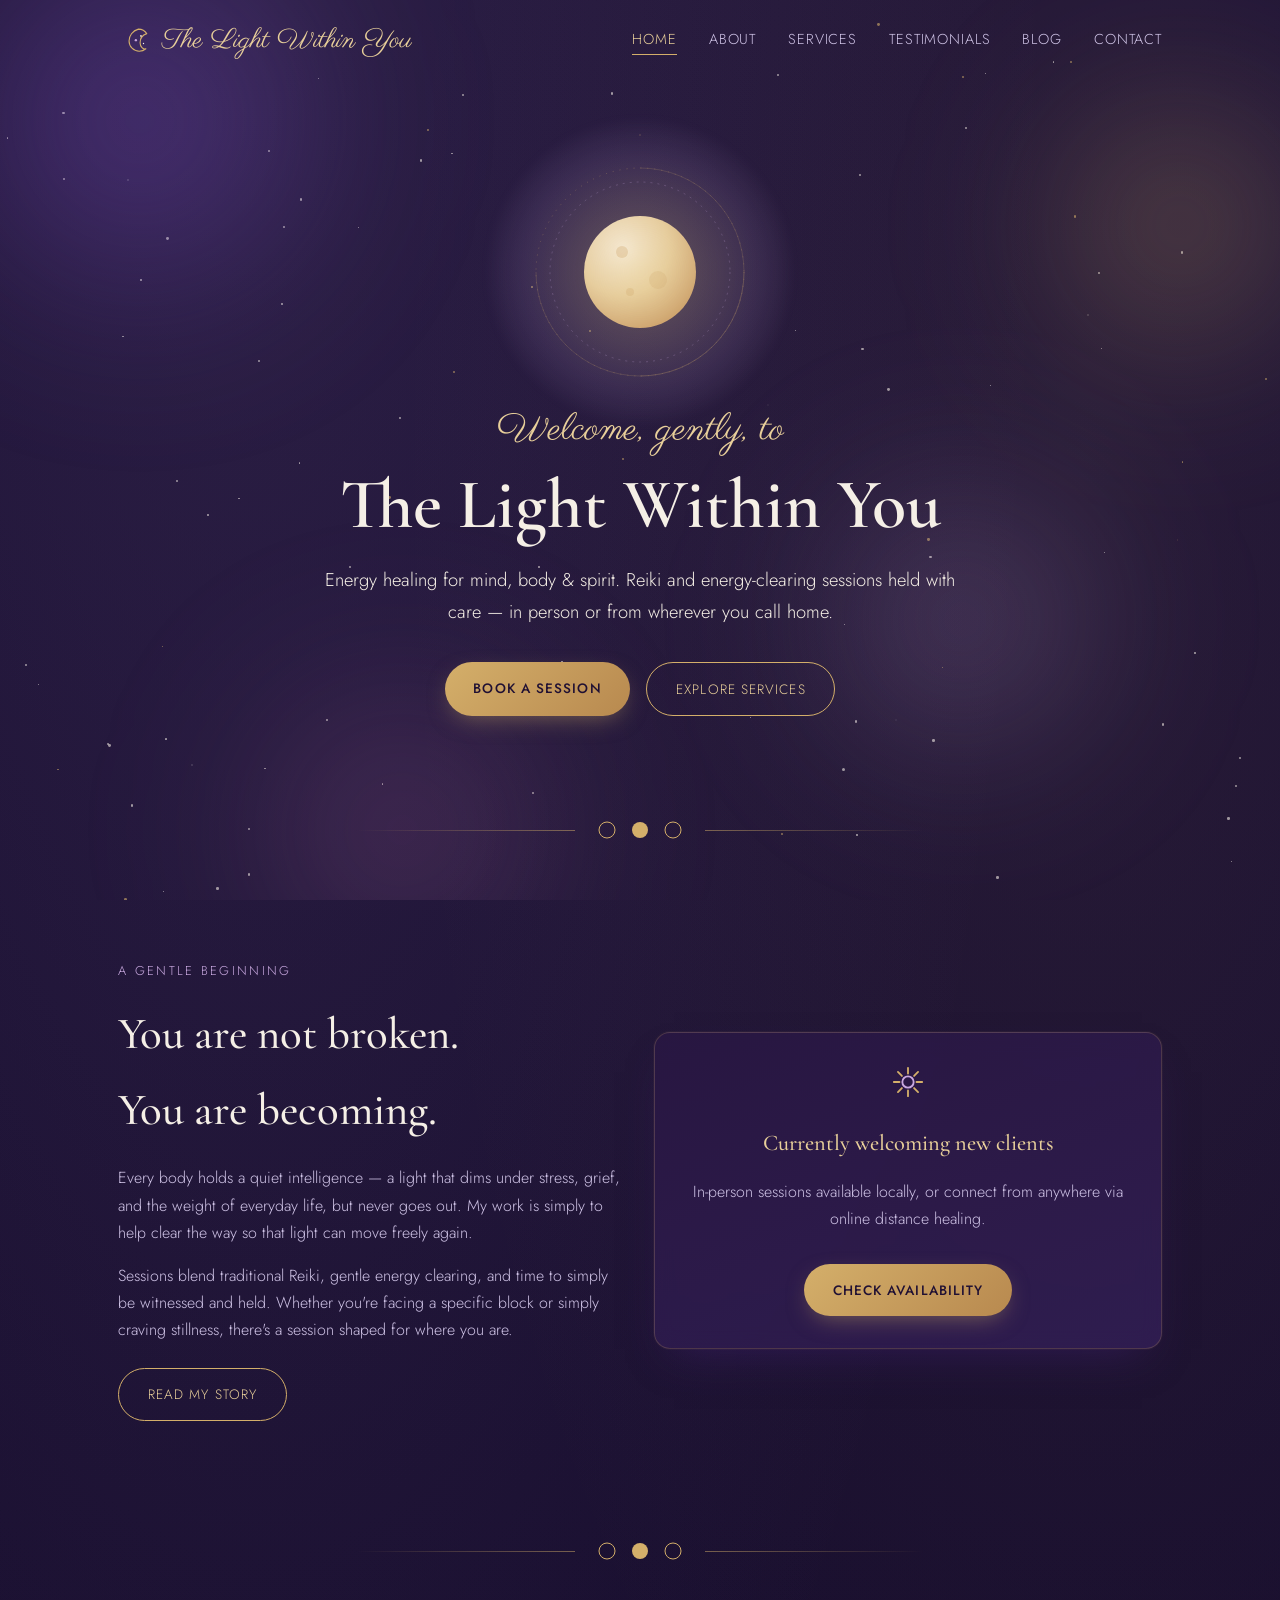
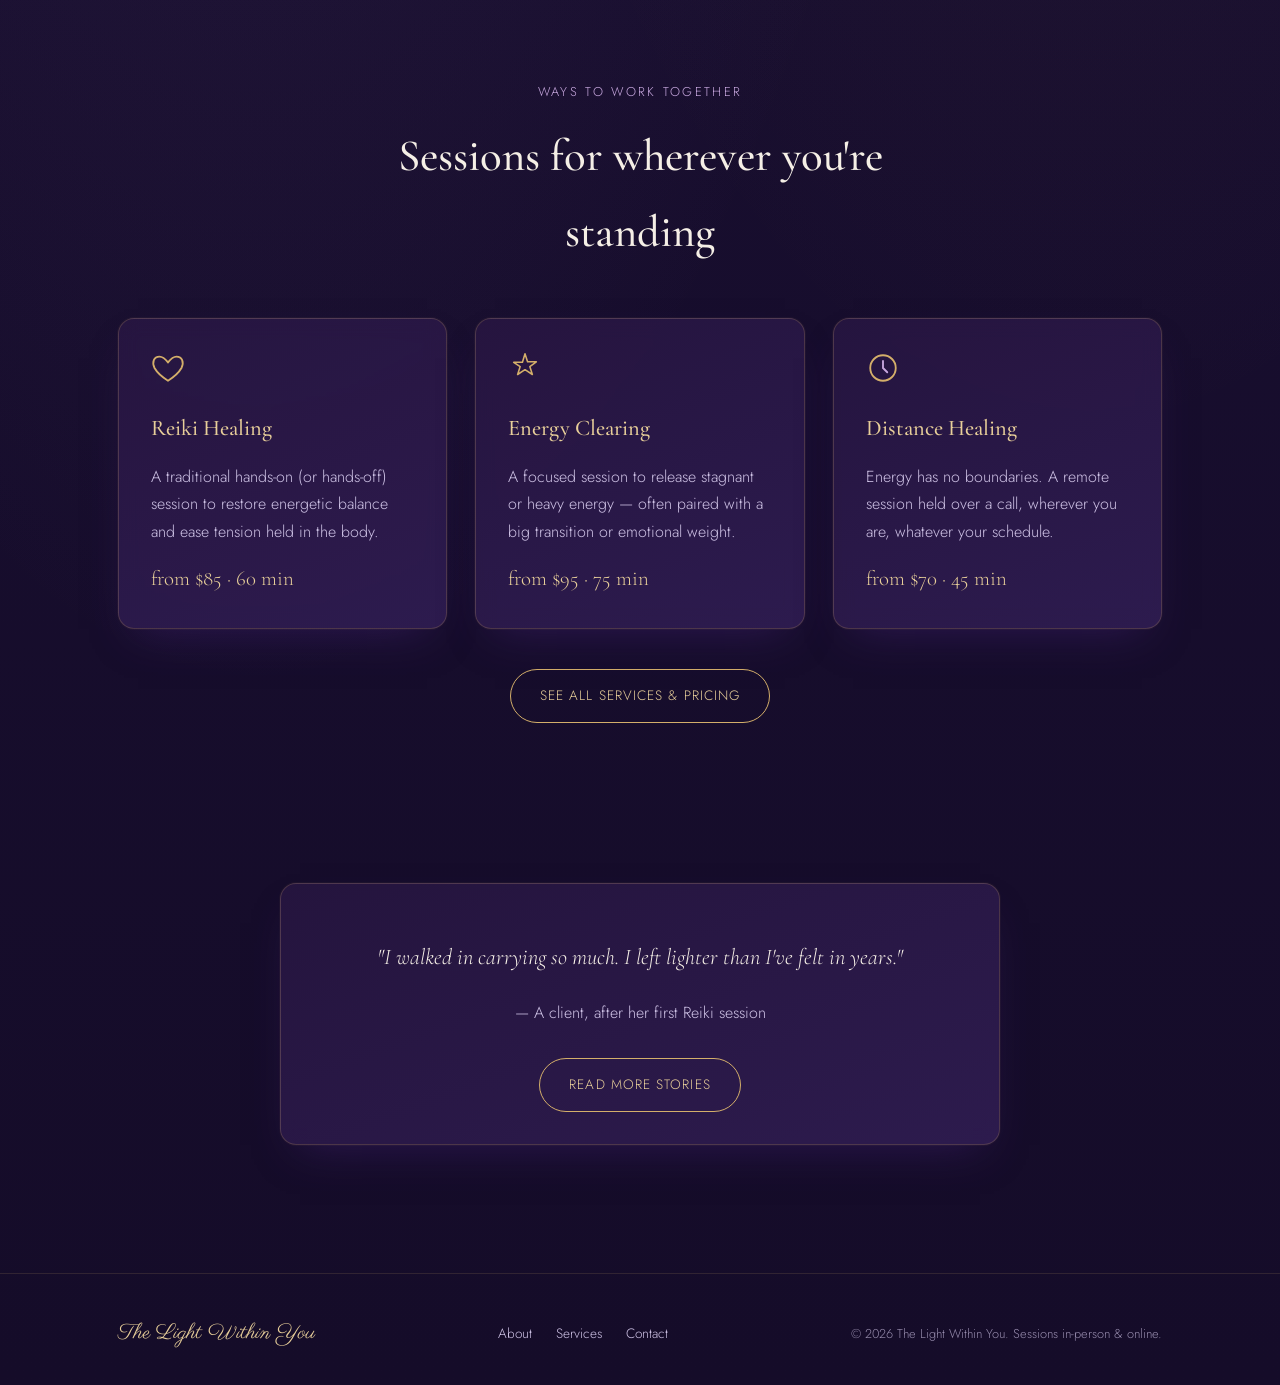
<file: index.html>
<!DOCTYPE html>
<html lang="en">
<head>
<meta charset="UTF-8">
<meta name="viewport" content="width=device-width, initial-scale=1.0">
<title>The Light Within You — Energy Healing for Mind, Body &amp; Spirit</title>
<meta name="description" content="Reiki and energy healing sessions, in-person and online. Find the light within you.">
<link rel="preconnect" href="https://fonts.googleapis.com">
<link href="https://fonts.googleapis.com/css2?family=Cormorant+Garamond:wght@400;500;600&family=Parisienne&family=Jost:wght@300;400;500&display=swap" rel="stylesheet">
<link rel="stylesheet" href="styles.css">
</head>
<body>

<header class="site-header">
  <div class="nav-inner">
    <a href="index.html" class="logo-lockup">
      <svg viewBox="0 0 40 40" fill="none" xmlns="http://www.w3.org/2000/svg">
        <path d="M24 6C17 8 13 14 13 20c0 6.6 5.4 12 12 12 3 0 5.7-1.1 7.8-2.9C29.6 30.6 26 26.7 26 22c0-5 3.3-9.2 7.8-10.7C31.8 8 28.1 6 24 6Z" stroke="#d4af6a" stroke-width="1.3" stroke-linejoin="round"/>
        <circle cx="21" cy="19" r="1.4" fill="#c9a9e0"/>
        <circle cx="27" cy="14" r="1" fill="#f5efe6"/>
        <circle cx="30" cy="23" r="0.8" fill="#f5efe6"/>
      </svg>
      <span class="logo-word">The Light Within You</span>
    </a>
    <button class="nav-toggle" aria-label="Toggle menu" aria-expanded="false">&#9776;</button>
    <nav class="main-nav">
      <a href="index.html" class="active">Home</a>
      <a href="about.html">About</a>
      <a href="services.html">Services</a>
      <a href="testimonials.html">Testimonials</a>
      <a href="blog.html">Blog</a>
      <a href="contact.html">Contact</a>
    </nav>
  </div>
</header>

<main>
  <!-- HERO -->
  <section class="hero">
    <div class="wrap">
      <div class="hero-moon">
        <div class="halo" aria-hidden="true"></div>
        <svg class="mandala" viewBox="0 0 220 220" fill="none" xmlns="http://www.w3.org/2000/svg" aria-hidden="true" style="position:absolute;inset:0;opacity:0.5;">
          <circle cx="110" cy="110" r="104" stroke="#d4af6a" stroke-width="0.6" stroke-dasharray="1 6"/>
          <circle cx="110" cy="110" r="90" stroke="#c9a9e0" stroke-width="0.5" stroke-dasharray="2 5"/>
          <g stroke="#d4af6a" stroke-width="0.5" opacity="0.7">
            <path d="M110 6a104 104 0 010 208" />
            <path d="M6 110a104 104 0 00208 0" />
          </g>
        </svg>
        <svg viewBox="0 0 220 220" width="220" height="220" aria-hidden="true">
          <defs>
            <radialGradient id="moonBody" cx="35%" cy="30%" r="75%">
              <stop offset="0%" stop-color="#fbf3e2"/>
              <stop offset="55%" stop-color="#e8cf9a"/>
              <stop offset="100%" stop-color="#c99a5b"/>
            </radialGradient>
          </defs>
          <circle cx="110" cy="110" r="56" fill="url(#moonBody)"/>
          <circle cx="92" cy="90" r="6" fill="#c99a5b" opacity="0.35"/>
          <circle cx="128" cy="118" r="9" fill="#c99a5b" opacity="0.25"/>
          <circle cx="100" cy="130" r="4" fill="#c99a5b" opacity="0.3"/>
        </svg>
      </div>

      <span class="script">Welcome, gently, to</span>
      <h1>The Light Within You</h1>
      <p class="lede" style="margin-left:auto;margin-right:auto;">
        Energy healing for mind, body &amp; spirit. Reiki and energy-clearing sessions
        held with care — in person or from wherever you call home.
      </p>
      <div class="cta-row">
        <a href="contact.html" class="btn btn-primary">Book a Session</a>
        <a href="services.html" class="btn btn-ghost">Explore Services</a>
      </div>
    </div>
  </section>

  <div class="wrap">
    <div class="moon-divider" aria-hidden="true">
      <span class="line"></span>
      <span class="phases">
        <svg viewBox="0 0 20 20"><circle cx="10" cy="10" r="8" fill="none" stroke="#d4af6a" stroke-width="1"/><path d="M10 2a8 8 0 000 16 6 6 0 010-16Z" fill="#d4af6a"/></svg>
        <svg viewBox="0 0 20 20"><circle cx="10" cy="10" r="8" fill="#d4af6a"/></svg>
        <svg viewBox="0 0 20 20"><circle cx="10" cy="10" r="8" fill="none" stroke="#d4af6a" stroke-width="1"/><path d="M10 2a8 8 0 010 16 6 6 0 000-16Z" fill="#d4af6a"/></svg>
      </span>
      <span class="line right"></span>
    </div>
  </div>

  <!-- INTRO / PHILOSOPHY -->
  <section>
    <div class="wrap">
      <div class="grid grid-2" style="align-items:center;">
        <div>
          <span class="eyebrow">A gentle beginning</span>
          <h2>You are not broken.<br>You are becoming.</h2>
          <p>
            Every body holds a quiet intelligence — a light that dims under stress,
            grief, and the weight of everyday life, but never goes out. My work is
            simply to help clear the way so that light can move freely again.
          </p>
          <p>
            Sessions blend traditional Reiki, gentle energy clearing, and time to
            simply be witnessed and held. Whether you're facing a specific block or
            simply craving stillness, there's a session shaped for where you are.
          </p>
          <a href="about.html" class="btn btn-ghost" style="margin-top:0.5rem;">Read My Story</a>
        </div>
        <div class="card center">
          <svg class="icon" style="margin:0 auto 1rem;" viewBox="0 0 24 24" fill="none"><path d="M12 2v4M12 18v4M4.9 4.9l2.8 2.8M16.3 16.3l2.8 2.8M2 12h4M18 12h4M4.9 19.1l2.8-2.8M16.3 7.7l2.8-2.8" stroke="#d4af6a" stroke-width="1.3" stroke-linecap="round"/><circle cx="12" cy="12" r="4" stroke="#c9a9e0" stroke-width="1.3"/></svg>
          <h3>Currently welcoming new clients</h3>
          <p>In-person sessions available locally, or connect from anywhere via online distance healing.</p>
          <a href="contact.html" class="btn btn-primary" style="margin-top:1rem;">Check Availability</a>
        </div>
      </div>
    </div>
  </section>

  <div class="wrap">
    <div class="moon-divider" aria-hidden="true">
      <span class="line"></span>
      <span class="phases">
        <svg viewBox="0 0 20 20"><circle cx="10" cy="10" r="8" fill="none" stroke="#d4af6a" stroke-width="1"/><path d="M10 2a8 8 0 000 16 6 6 0 010-16Z" fill="#d4af6a"/></svg>
        <svg viewBox="0 0 20 20"><circle cx="10" cy="10" r="8" fill="#d4af6a"/></svg>
        <svg viewBox="0 0 20 20"><circle cx="10" cy="10" r="8" fill="none" stroke="#d4af6a" stroke-width="1"/><path d="M10 2a8 8 0 010 16 6 6 0 000-16Z" fill="#d4af6a"/></svg>
      </span>
      <span class="line right"></span>
    </div>
  </div>

  <!-- SERVICES PREVIEW -->
  <section>
    <div class="wrap">
      <div class="section-head">
        <span class="eyebrow">Ways to work together</span>
        <h2>Sessions for wherever you're standing</h2>
      </div>
      <div class="grid grid-3">
        <div class="card">
          <svg class="icon" viewBox="0 0 24 24" fill="none"><path d="M12 21s-7-4.5-9.5-9C.5 8 2 4 6 4c2 0 4 1.5 6 4 2-2.5 4-4 6-4 4 0 5.5 4 3.5 8-2.5 4.5-9.5 9-9.5 9Z" stroke="#d4af6a" stroke-width="1.3"/></svg>
          <h3>Reiki Healing</h3>
          <p>A traditional hands-on (or hands-off) session to restore energetic balance and ease tension held in the body.</p>
          <span class="price">from $85 · 60 min</span>
        </div>
        <div class="card">
          <svg class="icon" viewBox="0 0 24 24" fill="none"><path d="M12 2l1.8 5.6H20l-4.6 3.4 1.8 5.6L12 13.2 6.8 16.6l1.8-5.6L4 8h6.2L12 2Z" stroke="#d4af6a" stroke-width="1.1" stroke-linejoin="round"/></svg>
          <h3>Energy Clearing</h3>
          <p>A focused session to release stagnant or heavy energy — often paired with a big transition or emotional weight.</p>
          <span class="price">from $95 · 75 min</span>
        </div>
        <div class="card">
          <svg class="icon" viewBox="0 0 24 24" fill="none"><circle cx="12" cy="12" r="9" stroke="#d4af6a" stroke-width="1.3"/><path d="M12 7v5l3 3" stroke="#c9a9e0" stroke-width="1.3" stroke-linecap="round"/></svg>
          <h3>Distance Healing</h3>
          <p>Energy has no boundaries. A remote session held over a call, wherever you are, whatever your schedule.</p>
          <span class="price">from $70 · 45 min</span>
        </div>
      </div>
      <div class="center" style="margin-top:2.5rem;">
        <a href="services.html" class="btn btn-ghost">See All Services &amp; Pricing</a>
      </div>
    </div>
  </section>

  <!-- TESTIMONIAL PREVIEW -->
  <section>
    <div class="wrap">
      <div class="card" style="max-width:720px;margin:0 auto;text-align:center;">
        <p style="font-family:var(--font-display);font-size:1.4rem;color:var(--cream);font-style:italic;">
          "I walked in carrying so much. I left lighter than I've felt in years."
        </p>
        <p class="muted" style="margin-top:1rem;">— A client, after her first Reiki session</p>
        <a href="testimonials.html" class="btn btn-ghost" style="margin-top:1rem;">Read More Stories</a>
      </div>
    </div>
  </section>
</main>

<footer class="site-footer">
  <div class="wrap footer-inner">
    <span class="logo-word" style="font-size:1.3rem;">The Light Within You</span>
    <nav class="footer-links">
      <a href="about.html">About</a>
      <a href="services.html">Services</a>
      <a href="contact.html">Contact</a>
    </nav>
    <span class="footer-note">&copy; 2026 The Light Within You. Sessions in-person &amp; online.</span>
  </div>
</footer>

<script src="script.js"></script>
</body>
</html>
</file>
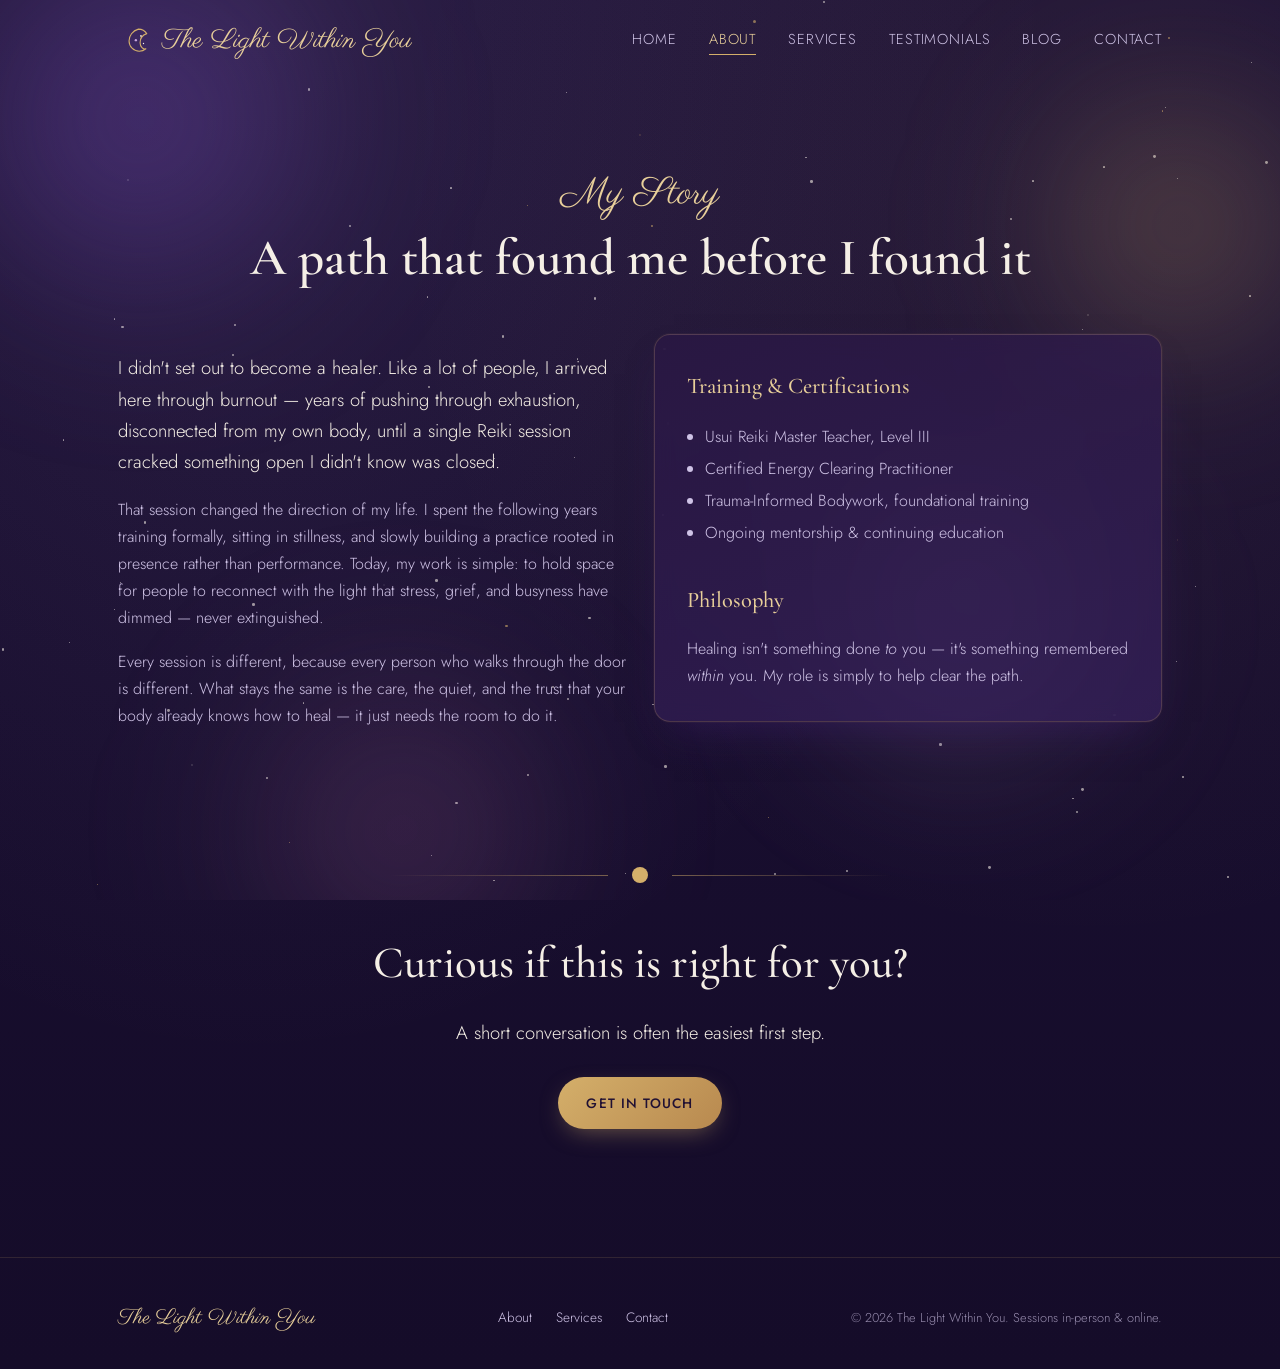
<file: about.html>
<!DOCTYPE html>
<html lang="en">
<head>
<meta charset="UTF-8">
<meta name="viewport" content="width=device-width, initial-scale=1.0">
<title>About — The Light Within You</title>
<link rel="preconnect" href="https://fonts.googleapis.com">
<link href="https://fonts.googleapis.com/css2?family=Cormorant+Garamond:wght@400;500;600&family=Parisienne&family=Jost:wght@300;400;500&display=swap" rel="stylesheet">
<link rel="stylesheet" href="styles.css">
</head>
<body>

<header class="site-header">
  <div class="nav-inner">
    <a href="index.html" class="logo-lockup">
      <svg viewBox="0 0 40 40" fill="none" xmlns="http://www.w3.org/2000/svg">
        <path d="M24 6C17 8 13 14 13 20c0 6.6 5.4 12 12 12 3 0 5.7-1.1 7.8-2.9C29.6 30.6 26 26.7 26 22c0-5 3.3-9.2 7.8-10.7C31.8 8 28.1 6 24 6Z" stroke="#d4af6a" stroke-width="1.3" stroke-linejoin="round"/>
        <circle cx="21" cy="19" r="1.4" fill="#c9a9e0"/>
        <circle cx="27" cy="14" r="1" fill="#f5efe6"/>
        <circle cx="30" cy="23" r="0.8" fill="#f5efe6"/>
      </svg>
      <span class="logo-word">The Light Within You</span>
    </a>
    <button class="nav-toggle" aria-label="Toggle menu" aria-expanded="false">&#9776;</button>
    <nav class="main-nav">
      <a href="index.html">Home</a>
      <a href="about.html" class="active">About</a>
      <a href="services.html">Services</a>
      <a href="testimonials.html">Testimonials</a>
      <a href="blog.html">Blog</a>
      <a href="contact.html">Contact</a>
    </nav>
  </div>
</header>

<main>
  <section class="hero" style="padding-bottom:1rem;">
    <div class="wrap">
      <span class="script">My Story</span>
      <h1 style="font-size:clamp(2.2rem,5vw,3.2rem);">A path that found me before I found it</h1>
    </div>
  </section>

  <section style="padding-top:1rem;">
    <div class="wrap">
      <div class="grid grid-2" style="align-items:start;">
        <div>
          <p class="lede">
            I didn't set out to become a healer. Like a lot of people, I arrived here
            through burnout — years of pushing through exhaustion, disconnected from
            my own body, until a single Reiki session cracked something open I didn't
            know was closed.
          </p>
          <p>
            That session changed the direction of my life. I spent the following years
            training formally, sitting in stillness, and slowly building a practice
            rooted in presence rather than performance. Today, my work is simple: to
            hold space for people to reconnect with the light that stress, grief, and
            busyness have dimmed — never extinguished.
          </p>
          <p>
            Every session is different, because every person who walks through the
            door is different. What stays the same is the care, the quiet, and the
            trust that your body already knows how to heal — it just needs the room
            to do it.
          </p>
        </div>

        <div class="card">
          <h3 style="margin-top:0;">Training &amp; Certifications</h3>
          <ul style="color:var(--cream-dim);padding-left:1.1rem;line-height:2;">
            <li>Usui Reiki Master Teacher, Level III</li>
            <li>Certified Energy Clearing Practitioner</li>
            <li>Trauma-Informed Bodywork, foundational training</li>
            <li>Ongoing mentorship &amp; continuing education</li>
          </ul>
          <h3 style="margin-top:2rem;">Philosophy</h3>
          <p style="margin-bottom:0;">
            Healing isn't something done <em>to</em> you — it's something remembered
            <em>within</em> you. My role is simply to help clear the path.
          </p>
        </div>
      </div>
    </div>
  </section>

  <div class="wrap">
    <div class="moon-divider" aria-hidden="true">
      <span class="line"></span>
      <span class="phases">
        <svg viewBox="0 0 20 20"><circle cx="10" cy="10" r="8" fill="#d4af6a"/></svg>
      </span>
      <span class="line right"></span>
    </div>
  </div>

  <section style="padding-top:0;">
    <div class="wrap center">
      <h2>Curious if this is right for you?</h2>
      <p class="lede" style="margin:0 auto 1.8rem;">A short conversation is often the easiest first step.</p>
      <a href="contact.html" class="btn btn-primary">Get in Touch</a>
    </div>
  </section>
</main>

<footer class="site-footer">
  <div class="wrap footer-inner">
    <span class="logo-word" style="font-size:1.3rem;">The Light Within You</span>
    <nav class="footer-links">
      <a href="about.html">About</a>
      <a href="services.html">Services</a>
      <a href="contact.html">Contact</a>
    </nav>
    <span class="footer-note">&copy; 2026 The Light Within You. Sessions in-person &amp; online.</span>
  </div>
</footer>

<script src="script.js"></script>
</body>
</html>
</file>
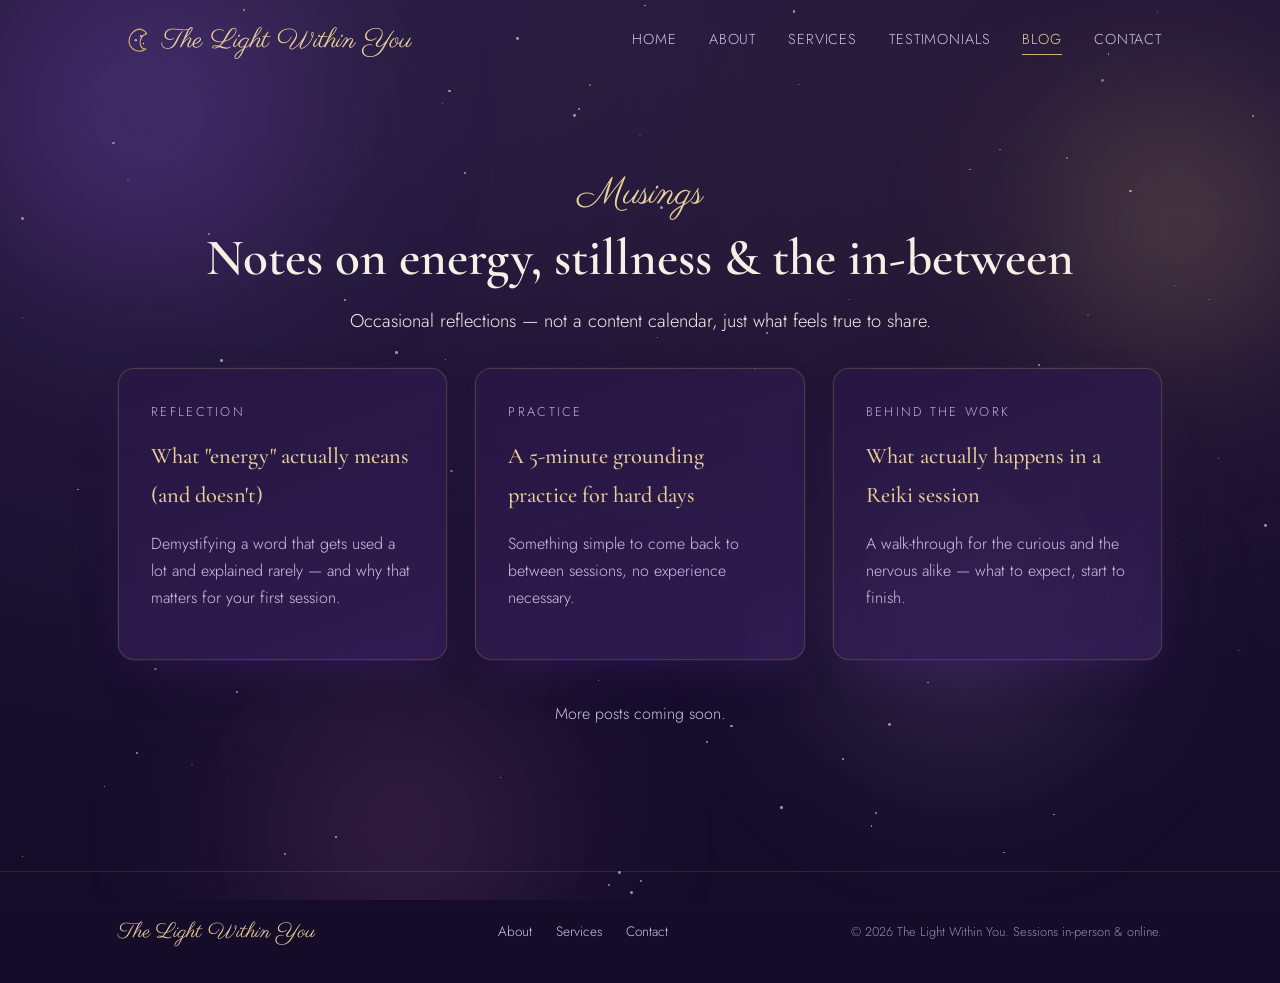
<file: blog.html>
<!DOCTYPE html>
<html lang="en">
<head>
<meta charset="UTF-8">
<meta name="viewport" content="width=device-width, initial-scale=1.0">
<title>Blog — The Light Within You</title>
<link rel="preconnect" href="https://fonts.googleapis.com">
<link href="https://fonts.googleapis.com/css2?family=Cormorant+Garamond:wght@400;500;600&family=Parisienne&family=Jost:wght@300;400;500&display=swap" rel="stylesheet">
<link rel="stylesheet" href="styles.css">
</head>
<body>

<header class="site-header">
  <div class="nav-inner">
    <a href="index.html" class="logo-lockup">
      <svg viewBox="0 0 40 40" fill="none" xmlns="http://www.w3.org/2000/svg">
        <path d="M24 6C17 8 13 14 13 20c0 6.6 5.4 12 12 12 3 0 5.7-1.1 7.8-2.9C29.6 30.6 26 26.7 26 22c0-5 3.3-9.2 7.8-10.7C31.8 8 28.1 6 24 6Z" stroke="#d4af6a" stroke-width="1.3" stroke-linejoin="round"/>
        <circle cx="21" cy="19" r="1.4" fill="#c9a9e0"/>
        <circle cx="27" cy="14" r="1" fill="#f5efe6"/>
        <circle cx="30" cy="23" r="0.8" fill="#f5efe6"/>
      </svg>
      <span class="logo-word">The Light Within You</span>
    </a>
    <button class="nav-toggle" aria-label="Toggle menu" aria-expanded="false">&#9776;</button>
    <nav class="main-nav">
      <a href="index.html">Home</a>
      <a href="about.html">About</a>
      <a href="services.html">Services</a>
      <a href="testimonials.html">Testimonials</a>
      <a href="blog.html" class="active">Blog</a>
      <a href="contact.html">Contact</a>
    </nav>
  </div>
</header>

<main>
  <section class="hero" style="padding-bottom:1rem;">
    <div class="wrap">
      <span class="script">Musings</span>
      <h1 style="font-size:clamp(2.2rem,5vw,3.2rem);">Notes on energy, stillness &amp; the in-between</h1>
      <p class="lede" style="margin:1.2rem auto 0;">Occasional reflections — not a content calendar, just what feels true to share.</p>
    </div>
  </section>

  <section style="padding-top:1rem;">
    <div class="wrap">
      <div class="grid grid-3">

        <a href="#" class="card" style="display:block;">
          <span class="eyebrow">Reflection</span>
          <h3>What "energy" actually means (and doesn't)</h3>
          <p>Demystifying a word that gets used a lot and explained rarely — and why that matters for your first session.</p>
        </a>

        <a href="#" class="card" style="display:block;">
          <span class="eyebrow">Practice</span>
          <h3>A 5-minute grounding practice for hard days</h3>
          <p>Something simple to come back to between sessions, no experience necessary.</p>
        </a>

        <a href="#" class="card" style="display:block;">
          <span class="eyebrow">Behind the Work</span>
          <h3>What actually happens in a Reiki session</h3>
          <p>A walk-through for the curious and the nervous alike — what to expect, start to finish.</p>
        </a>

      </div>
      <p class="muted center" style="margin-top:2.5rem;">More posts coming soon.</p>
    </div>
  </section>
</main>

<footer class="site-footer">
  <div class="wrap footer-inner">
    <span class="logo-word" style="font-size:1.3rem;">The Light Within You</span>
    <nav class="footer-links">
      <a href="about.html">About</a>
      <a href="services.html">Services</a>
      <a href="contact.html">Contact</a>
    </nav>
    <span class="footer-note">&copy; 2026 The Light Within You. Sessions in-person &amp; online.</span>
  </div>
</footer>

<script src="script.js"></script>
</body>
</html>
</file>
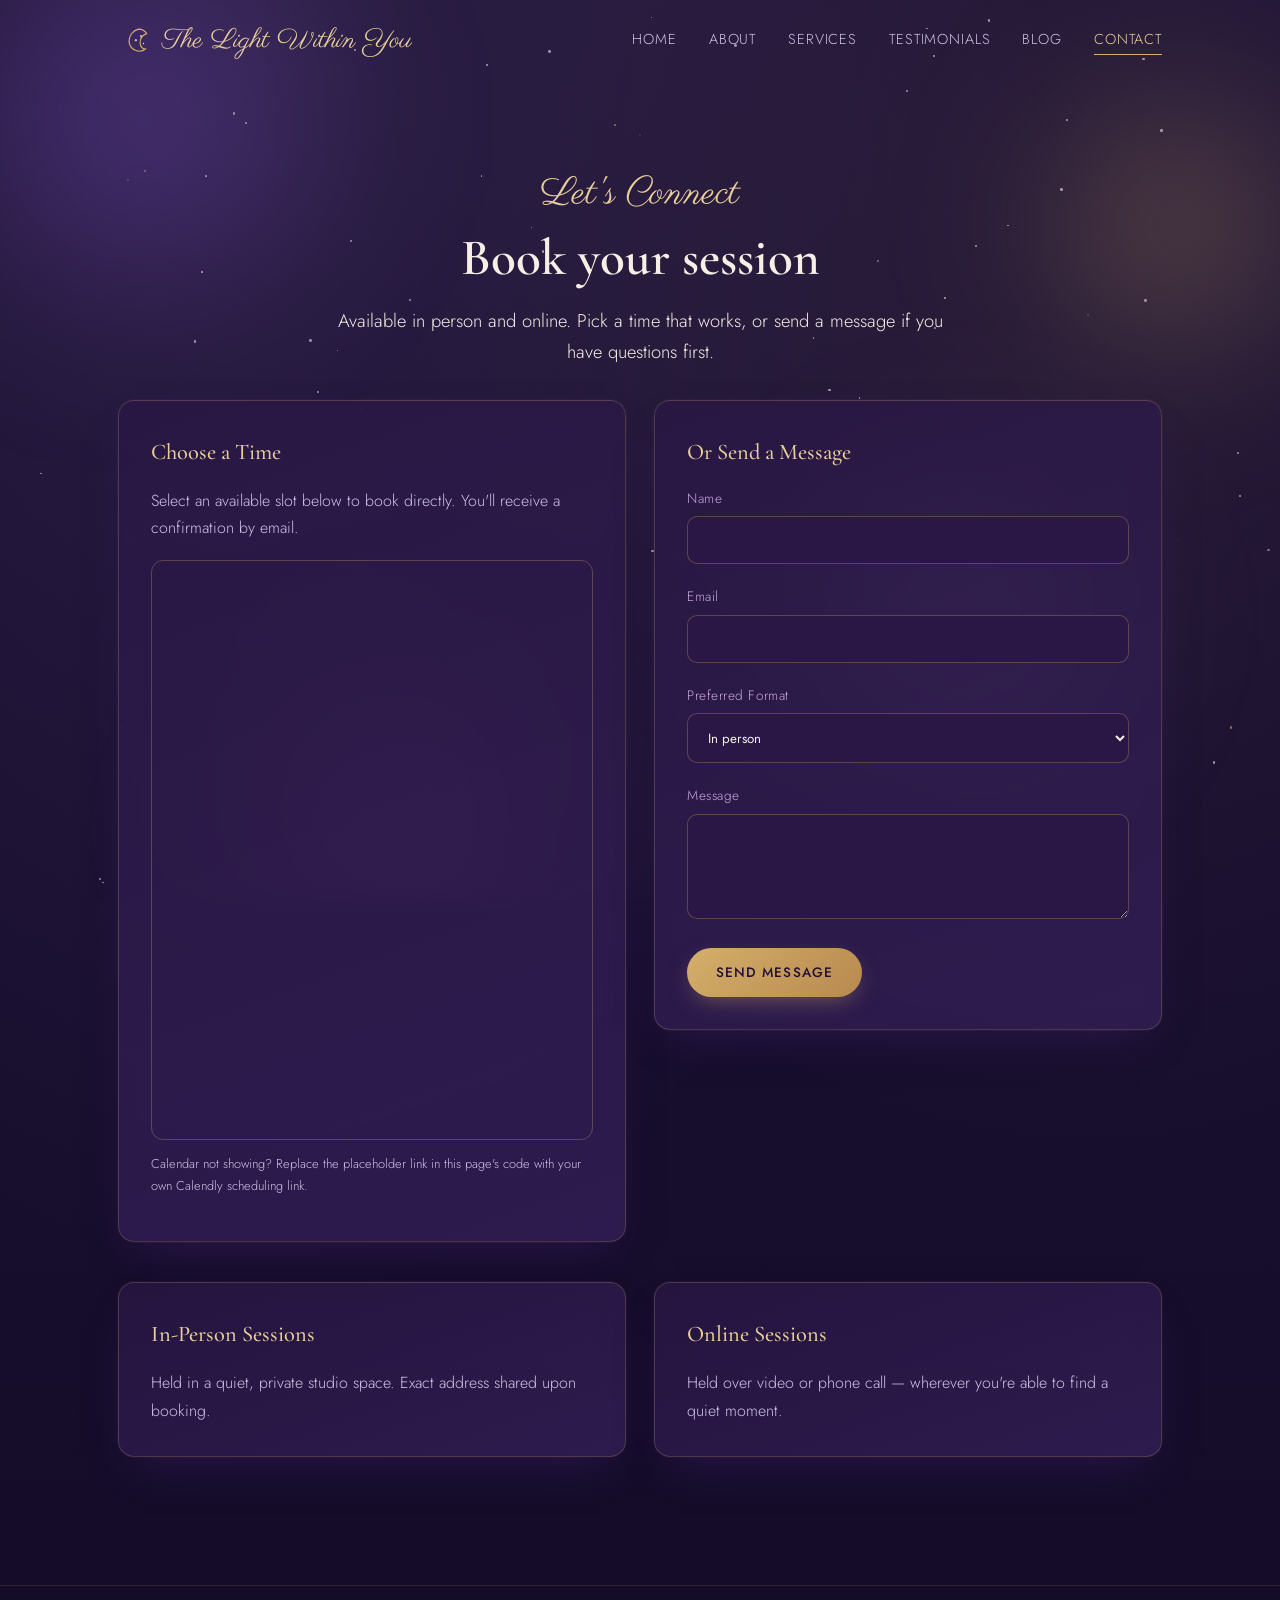
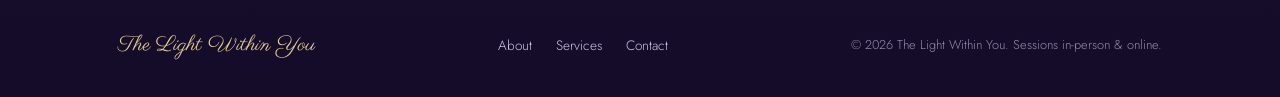
<file: contact.html>
<!DOCTYPE html>
<html lang="en">
<head>
<meta charset="UTF-8">
<meta name="viewport" content="width=device-width, initial-scale=1.0">
<title>Contact &amp; Booking — The Light Within You</title>
<link rel="preconnect" href="https://fonts.googleapis.com">
<link href="https://fonts.googleapis.com/css2?family=Cormorant+Garamond:wght@400;500;600&family=Parisienne&family=Jost:wght@300;400;500&display=swap" rel="stylesheet">
<link rel="stylesheet" href="styles.css">
</head>
<body>

<header class="site-header">
  <div class="nav-inner">
    <a href="index.html" class="logo-lockup">
      <svg viewBox="0 0 40 40" fill="none" xmlns="http://www.w3.org/2000/svg">
        <path d="M24 6C17 8 13 14 13 20c0 6.6 5.4 12 12 12 3 0 5.7-1.1 7.8-2.9C29.6 30.6 26 26.7 26 22c0-5 3.3-9.2 7.8-10.7C31.8 8 28.1 6 24 6Z" stroke="#d4af6a" stroke-width="1.3" stroke-linejoin="round"/>
        <circle cx="21" cy="19" r="1.4" fill="#c9a9e0"/>
        <circle cx="27" cy="14" r="1" fill="#f5efe6"/>
        <circle cx="30" cy="23" r="0.8" fill="#f5efe6"/>
      </svg>
      <span class="logo-word">The Light Within You</span>
    </a>
    <button class="nav-toggle" aria-label="Toggle menu" aria-expanded="false">&#9776;</button>
    <nav class="main-nav">
      <a href="index.html">Home</a>
      <a href="about.html">About</a>
      <a href="services.html">Services</a>
      <a href="testimonials.html">Testimonials</a>
      <a href="blog.html">Blog</a>
      <a href="contact.html" class="active">Contact</a>
    </nav>
  </div>
</header>

<main>
  <section class="hero" style="padding-bottom:1rem;">
    <div class="wrap">
      <span class="script">Let's Connect</span>
      <h1 style="font-size:clamp(2.2rem,5vw,3.2rem);">Book your session</h1>
      <p class="lede" style="margin:1.2rem auto 0;">
        Available in person and online. Pick a time that works, or send a message if you have questions first.
      </p>
    </div>
  </section>

  <section style="padding-top:1rem;">
    <div class="wrap">
      <div class="grid grid-2" style="align-items:start;">

        <!-- Booking calendar -->
        <div class="card">
          <h3 style="margin-top:0;">Choose a Time</h3>
          <p style="margin-bottom:1.2rem;">Select an available slot below to book directly. You'll receive a confirmation by email.</p>

          <!--
            CALENDLY EMBED
            1. Create a free account at https://calendly.com and set up your event type
               (e.g. "Reiki Session").
            2. Copy your scheduling link, e.g. https://calendly.com/your-username/reiki-session
            3. Paste it into data-url below, replacing the placeholder link.
               The color params at the end (background_color, text_color, primary_color)
               keep the embed matched to this site's palette — leave those as they are.
          -->
          <div class="calendly-inline-widget"
               data-url="https://calendly.com/masterxjew90/30min?background_color=1b1035&text_color=f5efe6&primary_color=d4af6a"
               style="min-width:280px;height:580px;border-radius:12px;overflow:hidden;border:1px solid rgba(212,175,106,0.3);">
          </div>
          <script src="https://assets.calendly.com/assets/external/widget.js" async></script>
          <p class="muted" style="font-size:0.8rem;margin-top:0.8rem;">
            Calendar not showing? Replace the placeholder link in this page's code with your own Calendly scheduling link.
          </p>
        </div>

        <!-- Contact form -->
        <div class="card">
          <h3 style="margin-top:0;">Or Send a Message</h3>
          <form id="contact-form">
            <div class="field">
              <label for="name">Name</label>
              <input type="text" id="name" name="name" required>
            </div>
            <div class="field">
              <label for="email">Email</label>
              <input type="email" id="email" name="email" required>
            </div>
            <div class="field">
              <label for="preference">Preferred Format</label>
              <select id="preference" name="preference">
                <option>In person</option>
                <option>Online / distance</option>
                <option>Not sure yet</option>
              </select>
            </div>
            <div class="field">
              <label for="message">Message</label>
              <textarea id="message" name="message" rows="4" required></textarea>
            </div>
            <button type="submit" class="btn btn-primary" style="border:none;">Send Message</button>
            <p id="form-status" class="muted" style="display:none;margin-top:1rem;margin-bottom:0;"></p>
          </form>
        </div>

      </div>

      <div class="grid grid-2" style="margin-top:2.5rem;">
        <div class="card">
          <h3 style="margin-top:0;">In-Person Sessions</h3>
          <p style="margin-bottom:0;">Held in a quiet, private studio space. Exact address shared upon booking.</p>
        </div>
        <div class="card">
          <h3 style="margin-top:0;">Online Sessions</h3>
          <p style="margin-bottom:0;">Held over video or phone call — wherever you're able to find a quiet moment.</p>
        </div>
      </div>
    </div>
  </section>
</main>

<footer class="site-footer">
  <div class="wrap footer-inner">
    <span class="logo-word" style="font-size:1.3rem;">The Light Within You</span>
    <nav class="footer-links">
      <a href="about.html">About</a>
      <a href="services.html">Services</a>
      <a href="contact.html">Contact</a>
    </nav>
    <span class="footer-note">&copy; 2026 The Light Within You. Sessions in-person &amp; online.</span>
  </div>
</footer>

<script src="script.js"></script>
</body>
</html>
</file>
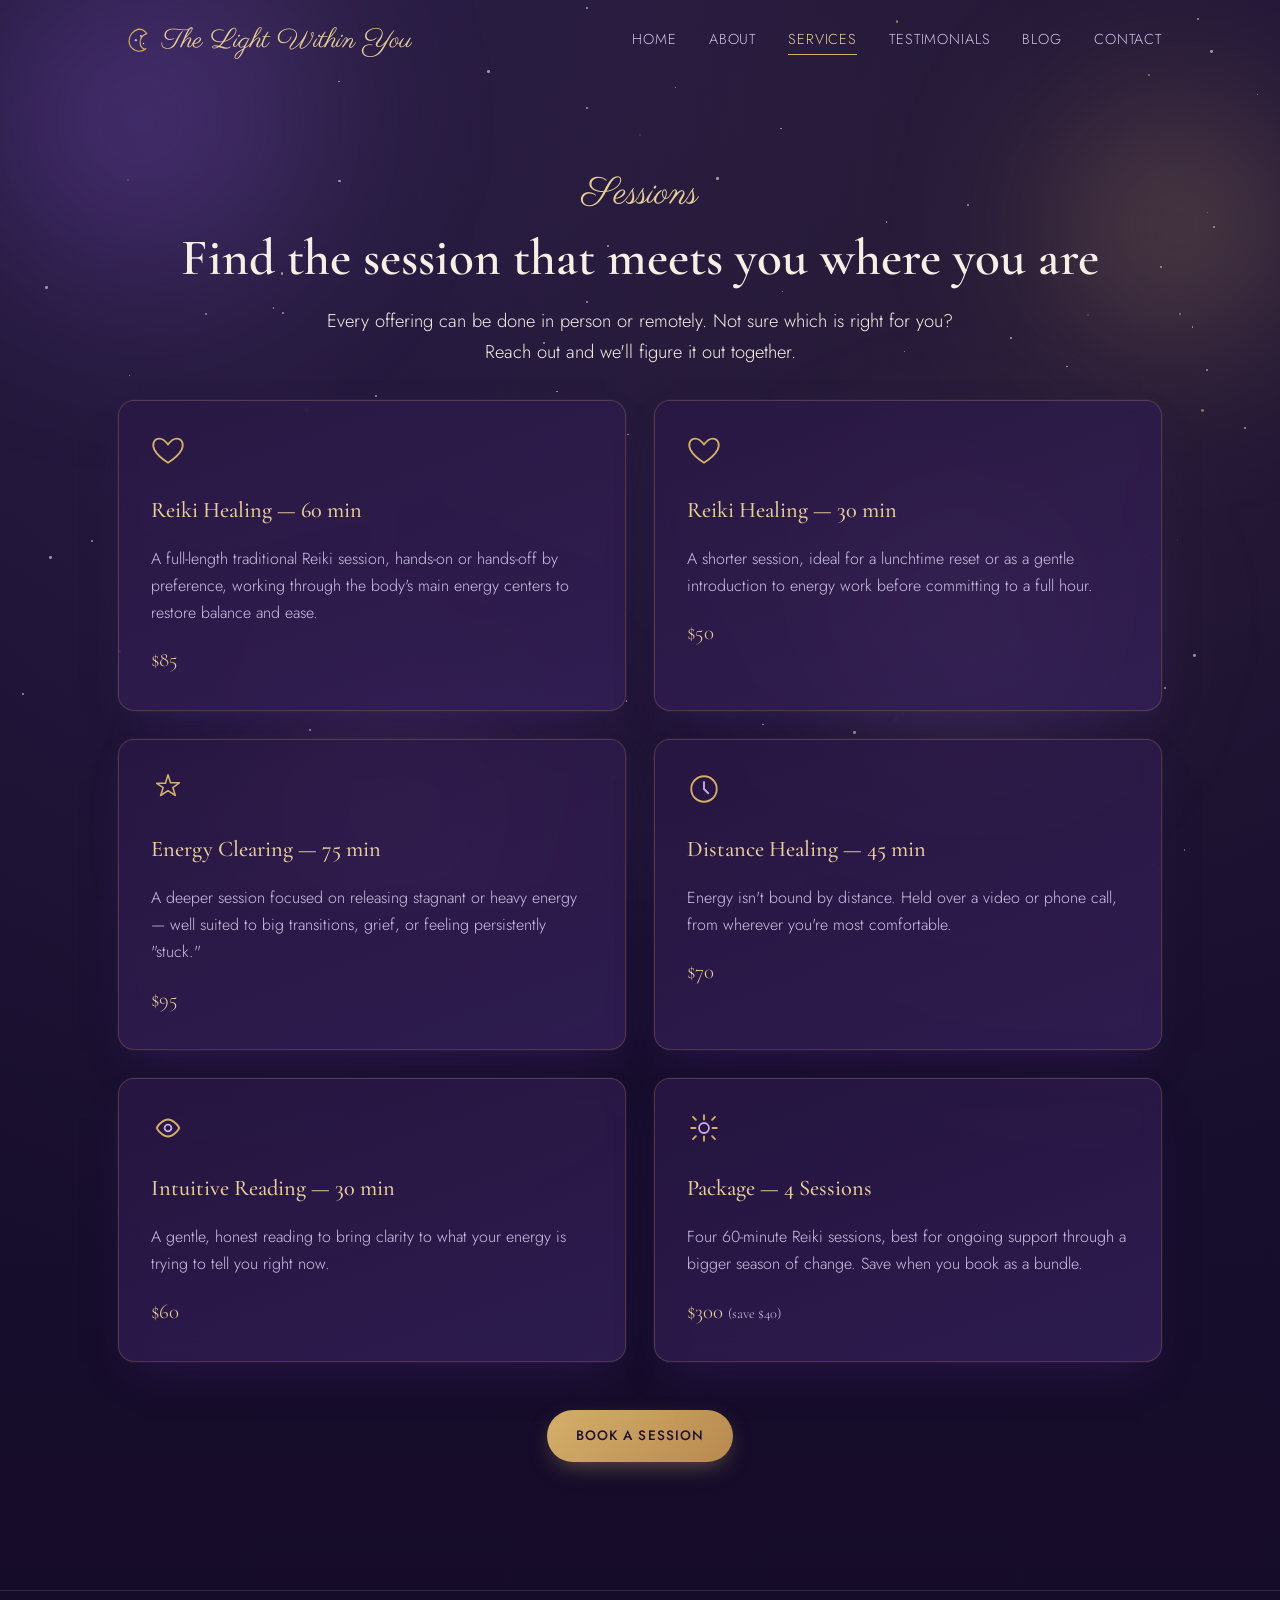
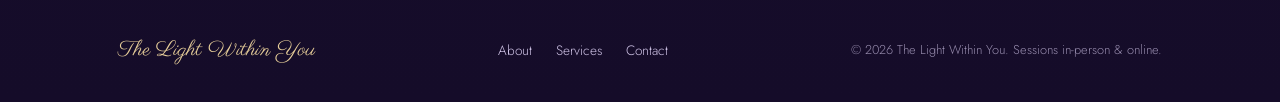
<file: services.html>
<!DOCTYPE html>
<html lang="en">
<head>
<meta charset="UTF-8">
<meta name="viewport" content="width=device-width, initial-scale=1.0">
<title>Services — The Light Within You</title>
<link rel="preconnect" href="https://fonts.googleapis.com">
<link href="https://fonts.googleapis.com/css2?family=Cormorant+Garamond:wght@400;500;600&family=Parisienne&family=Jost:wght@300;400;500&display=swap" rel="stylesheet">
<link rel="stylesheet" href="styles.css">
</head>
<body>

<header class="site-header">
  <div class="nav-inner">
    <a href="index.html" class="logo-lockup">
      <svg viewBox="0 0 40 40" fill="none" xmlns="http://www.w3.org/2000/svg">
        <path d="M24 6C17 8 13 14 13 20c0 6.6 5.4 12 12 12 3 0 5.7-1.1 7.8-2.9C29.6 30.6 26 26.7 26 22c0-5 3.3-9.2 7.8-10.7C31.8 8 28.1 6 24 6Z" stroke="#d4af6a" stroke-width="1.3" stroke-linejoin="round"/>
        <circle cx="21" cy="19" r="1.4" fill="#c9a9e0"/>
        <circle cx="27" cy="14" r="1" fill="#f5efe6"/>
        <circle cx="30" cy="23" r="0.8" fill="#f5efe6"/>
      </svg>
      <span class="logo-word">The Light Within You</span>
    </a>
    <button class="nav-toggle" aria-label="Toggle menu" aria-expanded="false">&#9776;</button>
    <nav class="main-nav">
      <a href="index.html">Home</a>
      <a href="about.html">About</a>
      <a href="services.html" class="active">Services</a>
      <a href="testimonials.html">Testimonials</a>
      <a href="blog.html">Blog</a>
      <a href="contact.html">Contact</a>
    </nav>
  </div>
</header>

<main>
  <section class="hero" style="padding-bottom:1rem;">
    <div class="wrap">
      <span class="script">Sessions</span>
      <h1 style="font-size:clamp(2.2rem,5vw,3.2rem);">Find the session that meets you where you are</h1>
      <p class="lede" style="margin:1.2rem auto 0;">
        Every offering can be done in person or remotely. Not sure which is right for you? Reach out and we'll figure it out together.
      </p>
    </div>
  </section>

  <section style="padding-top:1rem;">
    <div class="wrap">
      <div class="grid grid-2">

        <div class="card">
          <svg class="icon" viewBox="0 0 24 24" fill="none"><path d="M12 21s-7-4.5-9.5-9C.5 8 2 4 6 4c2 0 4 1.5 6 4 2-2.5 4-4 6-4 4 0 5.5 4 3.5 8-2.5 4.5-9.5 9-9.5 9Z" stroke="#d4af6a" stroke-width="1.3"/></svg>
          <h3>Reiki Healing — 60 min</h3>
          <p>A full-length traditional Reiki session, hands-on or hands-off by preference, working through the body's main energy centers to restore balance and ease.</p>
          <span class="price">$85</span>
        </div>

        <div class="card">
          <svg class="icon" viewBox="0 0 24 24" fill="none"><path d="M12 21s-7-4.5-9.5-9C.5 8 2 4 6 4c2 0 4 1.5 6 4 2-2.5 4-4 6-4 4 0 5.5 4 3.5 8-2.5 4.5-9.5 9-9.5 9Z" stroke="#d4af6a" stroke-width="1.3"/></svg>
          <h3>Reiki Healing — 30 min</h3>
          <p>A shorter session, ideal for a lunchtime reset or as a gentle introduction to energy work before committing to a full hour.</p>
          <span class="price">$50</span>
        </div>

        <div class="card">
          <svg class="icon" viewBox="0 0 24 24" fill="none"><path d="M12 2l1.8 5.6H20l-4.6 3.4 1.8 5.6L12 13.2 6.8 16.6l1.8-5.6L4 8h6.2L12 2Z" stroke="#d4af6a" stroke-width="1.1" stroke-linejoin="round"/></svg>
          <h3>Energy Clearing — 75 min</h3>
          <p>A deeper session focused on releasing stagnant or heavy energy — well suited to big transitions, grief, or feeling persistently "stuck."</p>
          <span class="price">$95</span>
        </div>

        <div class="card">
          <svg class="icon" viewBox="0 0 24 24" fill="none"><circle cx="12" cy="12" r="9" stroke="#d4af6a" stroke-width="1.3"/><path d="M12 7v5l3 3" stroke="#c9a9e0" stroke-width="1.3" stroke-linecap="round"/></svg>
          <h3>Distance Healing — 45 min</h3>
          <p>Energy isn't bound by distance. Held over a video or phone call, from wherever you're most comfortable.</p>
          <span class="price">$70</span>
        </div>

        <div class="card">
          <svg class="icon" viewBox="0 0 24 24" fill="none"><path d="M4 12c2-4 6-6 8-6s6 2 8 6c-2 4-6 6-8 6s-6-2-8-6Z" stroke="#d4af6a" stroke-width="1.3"/><circle cx="12" cy="12" r="2.4" stroke="#c9a9e0" stroke-width="1.3"/></svg>
          <h3>Intuitive Reading — 30 min</h3>
          <p>A gentle, honest reading to bring clarity to what your energy is trying to tell you right now.</p>
          <span class="price">$60</span>
        </div>

        <div class="card">
          <svg class="icon" viewBox="0 0 24 24" fill="none"><path d="M12 3v3M12 18v3M4.2 4.2l2.1 2.1M17.7 17.7l2.1 2.1M3 12h3M18 12h3M4.2 19.8l2.1-2.1M17.7 6.3l2.1-2.1" stroke="#d4af6a" stroke-width="1.3" stroke-linecap="round"/><circle cx="12" cy="12" r="3.5" stroke="#c9a9e0" stroke-width="1.3"/></svg>
          <h3>Package — 4 Sessions</h3>
          <p>Four 60-minute Reiki sessions, best for ongoing support through a bigger season of change. Save when you book as a bundle.</p>
          <span class="price">$300 <span style="font-size:0.9rem;color:var(--cream-dim);">(save $40)</span></span>
        </div>

      </div>

      <div class="center" style="margin-top:3rem;">
        <a href="contact.html" class="btn btn-primary">Book a Session</a>
      </div>
    </div>
  </section>
</main>

<footer class="site-footer">
  <div class="wrap footer-inner">
    <span class="logo-word" style="font-size:1.3rem;">The Light Within You</span>
    <nav class="footer-links">
      <a href="about.html">About</a>
      <a href="services.html">Services</a>
      <a href="contact.html">Contact</a>
    </nav>
    <span class="footer-note">&copy; 2026 The Light Within You. Sessions in-person &amp; online.</span>
  </div>
</footer>

<script src="script.js"></script>
</body>
</html>
</file>
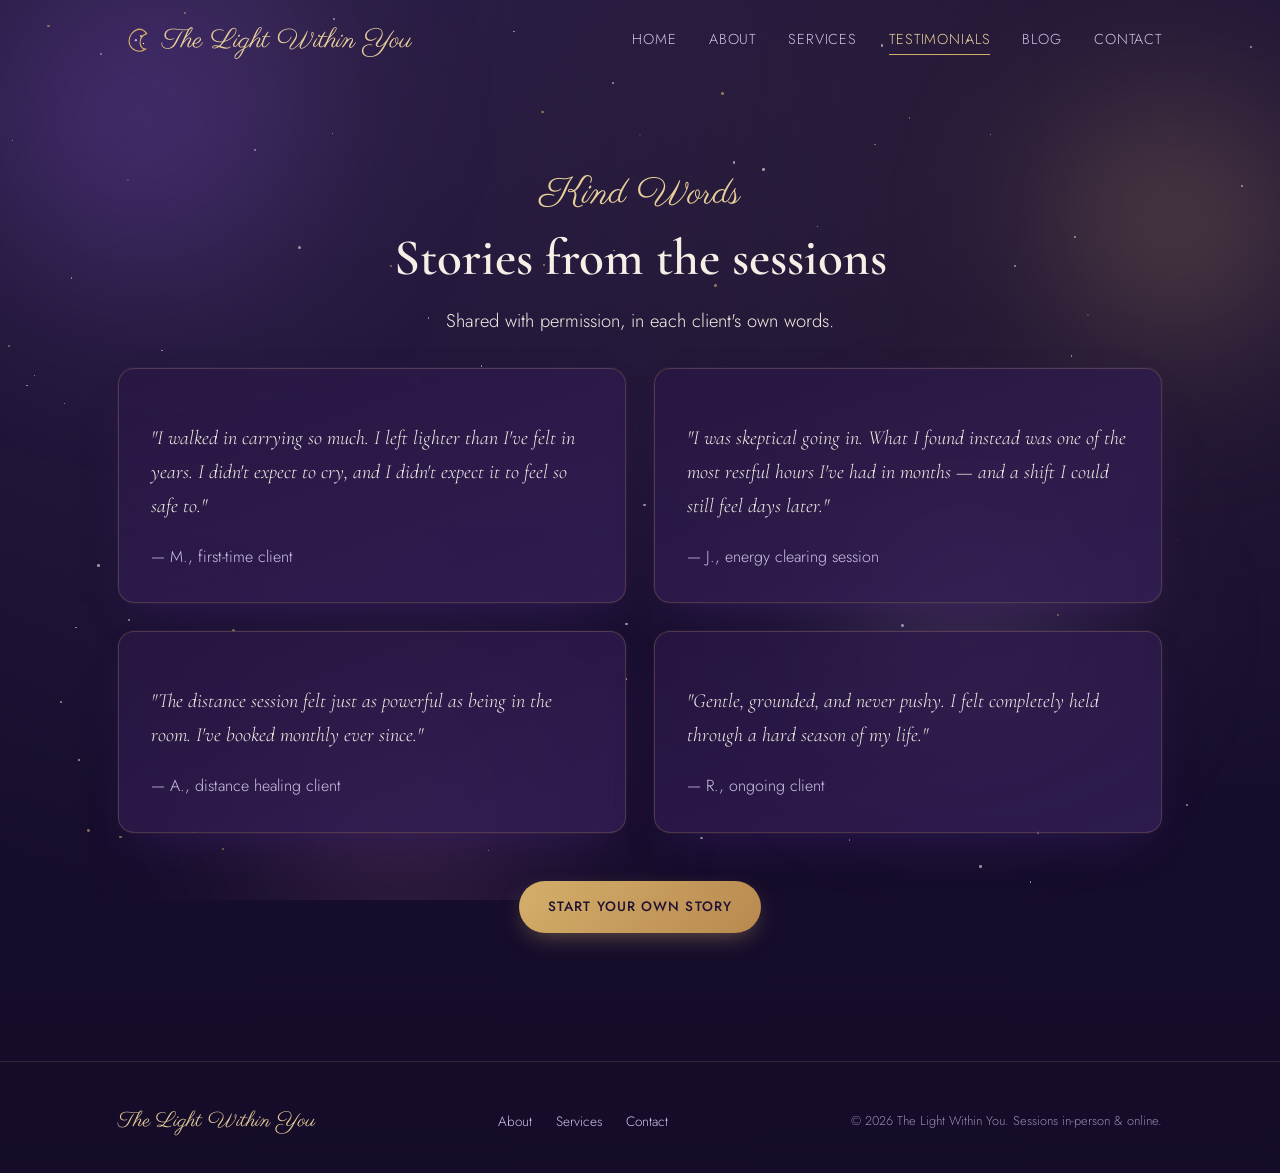
<file: testimonials.html>
<!DOCTYPE html>
<html lang="en">
<head>
<meta charset="UTF-8">
<meta name="viewport" content="width=device-width, initial-scale=1.0">
<title>Testimonials — The Light Within You</title>
<link rel="preconnect" href="https://fonts.googleapis.com">
<link href="https://fonts.googleapis.com/css2?family=Cormorant+Garamond:wght@400;500;600&family=Parisienne&family=Jost:wght@300;400;500&display=swap" rel="stylesheet">
<link rel="stylesheet" href="styles.css">
</head>
<body>

<header class="site-header">
  <div class="nav-inner">
    <a href="index.html" class="logo-lockup">
      <svg viewBox="0 0 40 40" fill="none" xmlns="http://www.w3.org/2000/svg">
        <path d="M24 6C17 8 13 14 13 20c0 6.6 5.4 12 12 12 3 0 5.7-1.1 7.8-2.9C29.6 30.6 26 26.7 26 22c0-5 3.3-9.2 7.8-10.7C31.8 8 28.1 6 24 6Z" stroke="#d4af6a" stroke-width="1.3" stroke-linejoin="round"/>
        <circle cx="21" cy="19" r="1.4" fill="#c9a9e0"/>
        <circle cx="27" cy="14" r="1" fill="#f5efe6"/>
        <circle cx="30" cy="23" r="0.8" fill="#f5efe6"/>
      </svg>
      <span class="logo-word">The Light Within You</span>
    </a>
    <button class="nav-toggle" aria-label="Toggle menu" aria-expanded="false">&#9776;</button>
    <nav class="main-nav">
      <a href="index.html">Home</a>
      <a href="about.html">About</a>
      <a href="services.html">Services</a>
      <a href="testimonials.html" class="active">Testimonials</a>
      <a href="blog.html">Blog</a>
      <a href="contact.html">Contact</a>
    </nav>
  </div>
</header>

<main>
  <section class="hero" style="padding-bottom:1rem;">
    <div class="wrap">
      <span class="script">Kind Words</span>
      <h1 style="font-size:clamp(2.2rem,5vw,3.2rem);">Stories from the sessions</h1>
      <p class="lede" style="margin:1.2rem auto 0;">Shared with permission, in each client's own words.</p>
    </div>
  </section>

  <section style="padding-top:1rem;">
    <div class="wrap">
      <div class="grid grid-2">

        <div class="card">
          <p style="font-family:var(--font-display);font-size:1.25rem;color:var(--cream);font-style:italic;">
            "I walked in carrying so much. I left lighter than I've felt in years. I didn't expect to cry, and I didn't expect it to feel so safe to."
          </p>
          <p class="muted" style="margin-top:1rem;margin-bottom:0;">— M., first-time client</p>
        </div>

        <div class="card">
          <p style="font-family:var(--font-display);font-size:1.25rem;color:var(--cream);font-style:italic;">
            "I was skeptical going in. What I found instead was one of the most restful hours I've had in months — and a shift I could still feel days later."
          </p>
          <p class="muted" style="margin-top:1rem;margin-bottom:0;">— J., energy clearing session</p>
        </div>

        <div class="card">
          <p style="font-family:var(--font-display);font-size:1.25rem;color:var(--cream);font-style:italic;">
            "The distance session felt just as powerful as being in the room. I've booked monthly ever since."
          </p>
          <p class="muted" style="margin-top:1rem;margin-bottom:0;">— A., distance healing client</p>
        </div>

        <div class="card">
          <p style="font-family:var(--font-display);font-size:1.25rem;color:var(--cream);font-style:italic;">
            "Gentle, grounded, and never pushy. I felt completely held through a hard season of my life."
          </p>
          <p class="muted" style="margin-top:1rem;margin-bottom:0;">— R., ongoing client</p>
        </div>

      </div>

      <div class="center" style="margin-top:3rem;">
        <a href="contact.html" class="btn btn-primary">Start Your Own Story</a>
      </div>
    </div>
  </section>
</main>

<footer class="site-footer">
  <div class="wrap footer-inner">
    <span class="logo-word" style="font-size:1.3rem;">The Light Within You</span>
    <nav class="footer-links">
      <a href="about.html">About</a>
      <a href="services.html">Services</a>
      <a href="contact.html">Contact</a>
    </nav>
    <span class="footer-note">&copy; 2026 The Light Within You. Sessions in-person &amp; online.</span>
  </div>
</footer>

<script src="script.js"></script>
</body>
</html>
</file>
<file: styles.css>
/* ============================================
   The Light Within You — Shared Stylesheet
   ============================================ */

:root {
  --bg-deep: #1b1035;
  --bg-plum: #2a1745;
  --bg-plum-light: #35205a;
  --violet: #3d1f6b;
  --gold: #d4af6a;
  --gold-soft: #e8cf9a;
  --lavender: #c9a9e0;
  --cream: #f5efe6;
  --cream-dim: #cfc3e6;

  --font-display: "Cormorant Garamond", serif;
  --font-script: "Parisienne", cursive;
  --font-body: "Jost", sans-serif;

  --max-width: 1100px;
}

* { box-sizing: border-box; }

html { scroll-behavior: smooth; }

body {
  margin: 0;
  background:
    radial-gradient(ellipse at 20% 0%, rgba(201, 169, 224, 0.10), transparent 55%),
    radial-gradient(ellipse at 85% 15%, rgba(212, 175, 106, 0.08), transparent 45%),
    linear-gradient(180deg, var(--bg-deep) 0%, #150c29 100%);
  color: var(--cream);
  font-family: var(--font-body);
  font-weight: 300;
  line-height: 1.7;
  min-height: 100vh;
  position: relative;
  overflow-x: hidden;
}

/* luminous drifting orbs — the "dreamy glow" layer */
.glow-orbs {
  position: fixed;
  inset: 0;
  z-index: 0;
  pointer-events: none;
  overflow: hidden;
}
.glow-orb {
  position: absolute;
  border-radius: 50%;
  filter: blur(70px);
  mix-blend-mode: screen;
  opacity: 0.55;
}
.glow-orb.violet {
  width: 480px; height: 480px;
  top: -120px; left: -100px;
  background: radial-gradient(circle, rgba(125,80,200,0.75), transparent 70%);
}
.glow-orb.gold {
  width: 360px; height: 360px;
  top: 5%; right: -80px;
  background: radial-gradient(circle, rgba(212,175,106,0.55), transparent 70%);
}
.glow-orb.rose {
  width: 420px; height: 420px;
  bottom: -140px; left: 15%;
  background: radial-gradient(circle, rgba(201,120,180,0.4), transparent 70%);
}
.glow-orb.lavender {
  width: 380px; height: 380px;
  bottom: 10%; right: 10%;
  background: radial-gradient(circle, rgba(201,169,224,0.45), transparent 70%);
}
@media (prefers-reduced-motion: no-preference) {
  .glow-orb { animation: orb-drift 22s ease-in-out infinite; }
  .glow-orb.gold { animation-duration: 26s; animation-delay: -4s; }
  .glow-orb.rose { animation-duration: 30s; animation-delay: -10s; }
  .glow-orb.lavender { animation-duration: 24s; animation-delay: -7s; }
}
@keyframes orb-drift {
  0%, 100% { transform: translate(0, 0) scale(1); }
  50% { transform: translate(30px, -25px) scale(1.08); }
}

/* ambient base stars (soft depth layer) */
body::before {
  content: "";
  position: fixed;
  inset: 0;
  pointer-events: none;
  background-image:
    radial-gradient(1.5px 1.5px at 10% 20%, rgba(245,239,230,0.4), transparent),
    radial-gradient(1px 1px at 30% 65%, rgba(245,239,230,0.3), transparent),
    radial-gradient(1.5px 1.5px at 50% 15%, rgba(212,175,106,0.35), transparent),
    radial-gradient(1px 1px at 70% 80%, rgba(245,239,230,0.25), transparent),
    radial-gradient(1.5px 1.5px at 85% 35%, rgba(245,239,230,0.35), transparent),
    radial-gradient(1px 1px at 92% 60%, rgba(212,175,106,0.3), transparent),
    radial-gradient(1.5px 1.5px at 15% 85%, rgba(245,239,230,0.3), transparent),
    radial-gradient(1px 1px at 60% 45%, rgba(245,239,230,0.2), transparent);
  background-size: 100% 100%;
  z-index: 0;
  opacity: 0.8;
}

/* JS-generated starfield */
.stars-bg {
  position: fixed;
  inset: 0;
  z-index: 0;
  pointer-events: none;
  overflow: hidden;
}

.star {
  position: absolute;
  border-radius: 50%;
  background: var(--cream);
  opacity: 0.6;
}

.star.gold { background: var(--gold); }

@media (prefers-reduced-motion: no-preference) {
  .star { animation: star-twinkle ease-in-out infinite; }
}

@keyframes star-twinkle {
  0%, 100% { opacity: var(--min-op, 0.15); transform: scale(1); }
  50% { opacity: var(--max-op, 0.9); transform: scale(1.4); }
}

a { color: inherit; text-decoration: none; }

img { max-width: 100%; display: block; }

.wrap {
  max-width: var(--max-width);
  margin: 0 auto;
  padding: 0 1.75rem;
  position: relative;
  z-index: 1;
}

/* ---------- Header / Nav ---------- */
header.site-header {
  position: relative;
  z-index: 5;
  padding: 1.5rem 0;
}

.nav-inner {
  max-width: var(--max-width);
  margin: 0 auto;
  padding: 0 1.75rem;
  display: flex;
  align-items: center;
  justify-content: space-between;
}

.logo-lockup {
  display: flex;
  align-items: center;
  gap: 0.6rem;
}

.logo-lockup svg { width: 34px; height: 34px; }

.logo-word {
  font-family: var(--font-script);
  font-size: 1.7rem;
  color: var(--gold-soft);
  line-height: 1;
}

nav.main-nav {
  display: flex;
  gap: 2rem;
  font-family: var(--font-body);
  font-size: 0.9rem;
  letter-spacing: 0.06em;
  text-transform: uppercase;
}

nav.main-nav a {
  color: var(--cream-dim);
  transition: color 0.25s ease;
  position: relative;
  padding-bottom: 4px;
}

nav.main-nav a::after {
  content: "";
  position: absolute;
  left: 0; right: 0; bottom: 0;
  height: 1px;
  background: var(--gold);
  transform: scaleX(0);
  transform-origin: left;
  transition: transform 0.3s ease;
}

nav.main-nav a:hover,
nav.main-nav a.active {
  color: var(--gold-soft);
}
nav.main-nav a:hover::after,
nav.main-nav a.active::after { transform: scaleX(1); }

.nav-toggle {
  display: none;
  background: none;
  border: 1px solid var(--gold);
  color: var(--gold-soft);
  border-radius: 6px;
  width: 42px;
  height: 38px;
  font-size: 1.2rem;
  cursor: pointer;
}

@media (max-width: 780px) {
  nav.main-nav {
    position: absolute;
    top: 70px;
    left: 1rem;
    right: 1rem;
    background: var(--bg-plum);
    border: 1px solid rgba(212,175,106,0.25);
    border-radius: 12px;
    flex-direction: column;
    gap: 0;
    padding: 0.5rem 0;
    display: none;
  }
  nav.main-nav.open { display: flex; }
  nav.main-nav a { padding: 0.9rem 1.25rem; }
  .nav-toggle { display: block; }
}

/* ---------- Buttons ---------- */
.btn {
  display: inline-block;
  font-family: var(--font-body);
  font-size: 0.85rem;
  letter-spacing: 0.08em;
  text-transform: uppercase;
  padding: 0.9rem 1.8rem;
  border-radius: 999px;
  transition: all 0.3s ease;
  cursor: pointer;
  border: 1px solid var(--gold);
}

.btn-primary {
  background: linear-gradient(135deg, var(--gold) 0%, #b8894f 100%);
  color: #201033;
  font-weight: 500;
  border: none;
  box-shadow: 0 8px 24px -8px rgba(212,175,106,0.5);
}
.btn-primary:hover { transform: translateY(-2px); box-shadow: 0 12px 28px -8px rgba(212,175,106,0.65); }

.btn-ghost {
  color: var(--gold-soft);
  background: transparent;
}
.btn-ghost:hover { background: rgba(212,175,106,0.1); }

/* ---------- Section basics ---------- */
section { position: relative; z-index: 1; padding: 5rem 0; }

.eyebrow {
  font-family: var(--font-body);
  font-size: 0.8rem;
  letter-spacing: 0.18em;
  text-transform: uppercase;
  color: var(--lavender);
  margin-bottom: 0.9rem;
  display: block;
}

h1, h2, h3 { font-family: var(--font-display); font-weight: 500; color: var(--cream); margin: 0 0 1rem; }
h1 { font-size: clamp(2.6rem, 6vw, 4.4rem); line-height: 1.05; font-weight: 600; }
h2 { font-size: clamp(2rem, 4vw, 2.8rem); }
h3 { font-size: 1.4rem; color: var(--gold-soft); }

p { color: var(--cream-dim); }
p.lede { font-size: 1.15rem; color: var(--cream); max-width: 640px; }

/* ---------- Moon phase divider (signature element) ---------- */
.moon-divider {
  display: flex;
  align-items: center;
  justify-content: center;
  gap: 1.4rem;
  padding: 2.5rem 0;
}
.moon-divider .line {
  height: 1px;
  flex: 1;
  max-width: 220px;
  background: linear-gradient(90deg, transparent, rgba(212,175,106,0.5));
}
.moon-divider .line.right { background: linear-gradient(90deg, rgba(212,175,106,0.5), transparent); }
.moon-divider .phases { display: flex; gap: 0.8rem; align-items: center; }
.moon-divider svg { width: 20px; height: 20px; }

/* ---------- Hero ---------- */
.hero {
  padding: 5rem 0 4rem;
  text-align: center;
  position: relative;
}
.hero .constellation {
  max-width: 340px;
  margin: 0 auto 1.5rem;
  opacity: 0.9;
}
.hero-moon {
  position: relative;
  width: 220px;
  height: 220px;
  margin: 0 auto 1rem;
}
.hero-moon .halo {
  position: absolute;
  inset: -40px;
  border-radius: 50%;
  background: radial-gradient(circle, rgba(232,207,154,0.35), rgba(201,169,224,0.12) 55%, transparent 75%);
  filter: blur(6px);
}
@media (prefers-reduced-motion: no-preference) {
  .hero-moon .halo { animation: halo-pulse 5s ease-in-out infinite; }
  .hero-moon .mandala { animation: mandala-spin 90s linear infinite; }
}
@keyframes halo-pulse {
  0%, 100% { opacity: 0.75; transform: scale(1); }
  50% { opacity: 1; transform: scale(1.06); }
}
@keyframes mandala-spin {
  from { transform: rotate(0deg); }
  to { transform: rotate(360deg); }
}
.hero .script {
  font-family: var(--font-script);
  color: var(--gold-soft);
  font-size: 2.4rem;
  display: block;
  margin-bottom: 0.3rem;
}
.hero p.lede { margin: 1.4rem auto 2.2rem; text-align: center; }
.hero .cta-row { display: flex; gap: 1rem; justify-content: center; flex-wrap: wrap; }

/* ---------- Cards / grid ---------- */
.grid { display: grid; gap: 1.75rem; }
.grid-3 { grid-template-columns: repeat(3, 1fr); }
.grid-2 { grid-template-columns: repeat(2, 1fr); }
@media (max-width: 900px) { .grid-3, .grid-2 { grid-template-columns: 1fr; } }

.card {
  background: linear-gradient(160deg, rgba(42,23,69,0.75) 0%, rgba(53,32,90,0.75) 100%);
  backdrop-filter: blur(10px);
  border: 1px solid rgba(212,175,106,0.22);
  border-radius: 16px;
  padding: 2rem;
  position: relative;
  box-shadow: 0 0 0 1px rgba(212,175,106,0.04), 0 20px 40px -20px rgba(61,31,107,0.6);
  transition: box-shadow 0.35s ease, transform 0.35s ease, border-color 0.35s ease;
}
.card:hover {
  border-color: rgba(212,175,106,0.45);
  box-shadow: 0 0 40px -10px rgba(212,175,106,0.35), 0 20px 40px -20px rgba(61,31,107,0.7);
  transform: translateY(-3px);
}
.card .icon { width: 34px; height: 34px; margin-bottom: 1rem; color: var(--gold); }
.card .price { font-family: var(--font-display); color: var(--gold-soft); font-size: 1.3rem; margin-top: 1rem; display: block; }

/* ---------- Footer ---------- */
footer.site-footer {
  padding: 3rem 0 2.5rem;
  border-top: 1px solid rgba(212,175,106,0.15);
  margin-top: 3rem;
  position: relative;
  z-index: 1;
}
.footer-inner {
  display: flex;
  justify-content: space-between;
  align-items: center;
  flex-wrap: wrap;
  gap: 1.5rem;
}
.footer-links { display: flex; gap: 1.5rem; font-size: 0.85rem; color: var(--cream-dim); }
.footer-note { font-size: 0.8rem; color: var(--cream-dim); opacity: 0.7; }

/* ---------- Focus states ---------- */
a:focus-visible, button:focus-visible, input:focus-visible, textarea:focus-visible {
  outline: 2px solid var(--gold);
  outline-offset: 3px;
}

/* ---------- Forms ---------- */
input, textarea, select {
  font-family: var(--font-body);
  background: var(--bg-plum);
  border: 1px solid rgba(212,175,106,0.3);
  color: var(--cream);
  padding: 0.85rem 1rem;
  border-radius: 10px;
  width: 100%;
}
label { font-size: 0.85rem; color: var(--lavender); letter-spacing: 0.04em; display: block; margin-bottom: 0.4rem; }
.field { margin-bottom: 1.3rem; }

/* utility */
.center { text-align: center; }
.muted { color: var(--cream-dim); }
.section-head { max-width: 620px; margin: 0 auto 3rem; text-align: center; }
</file>
